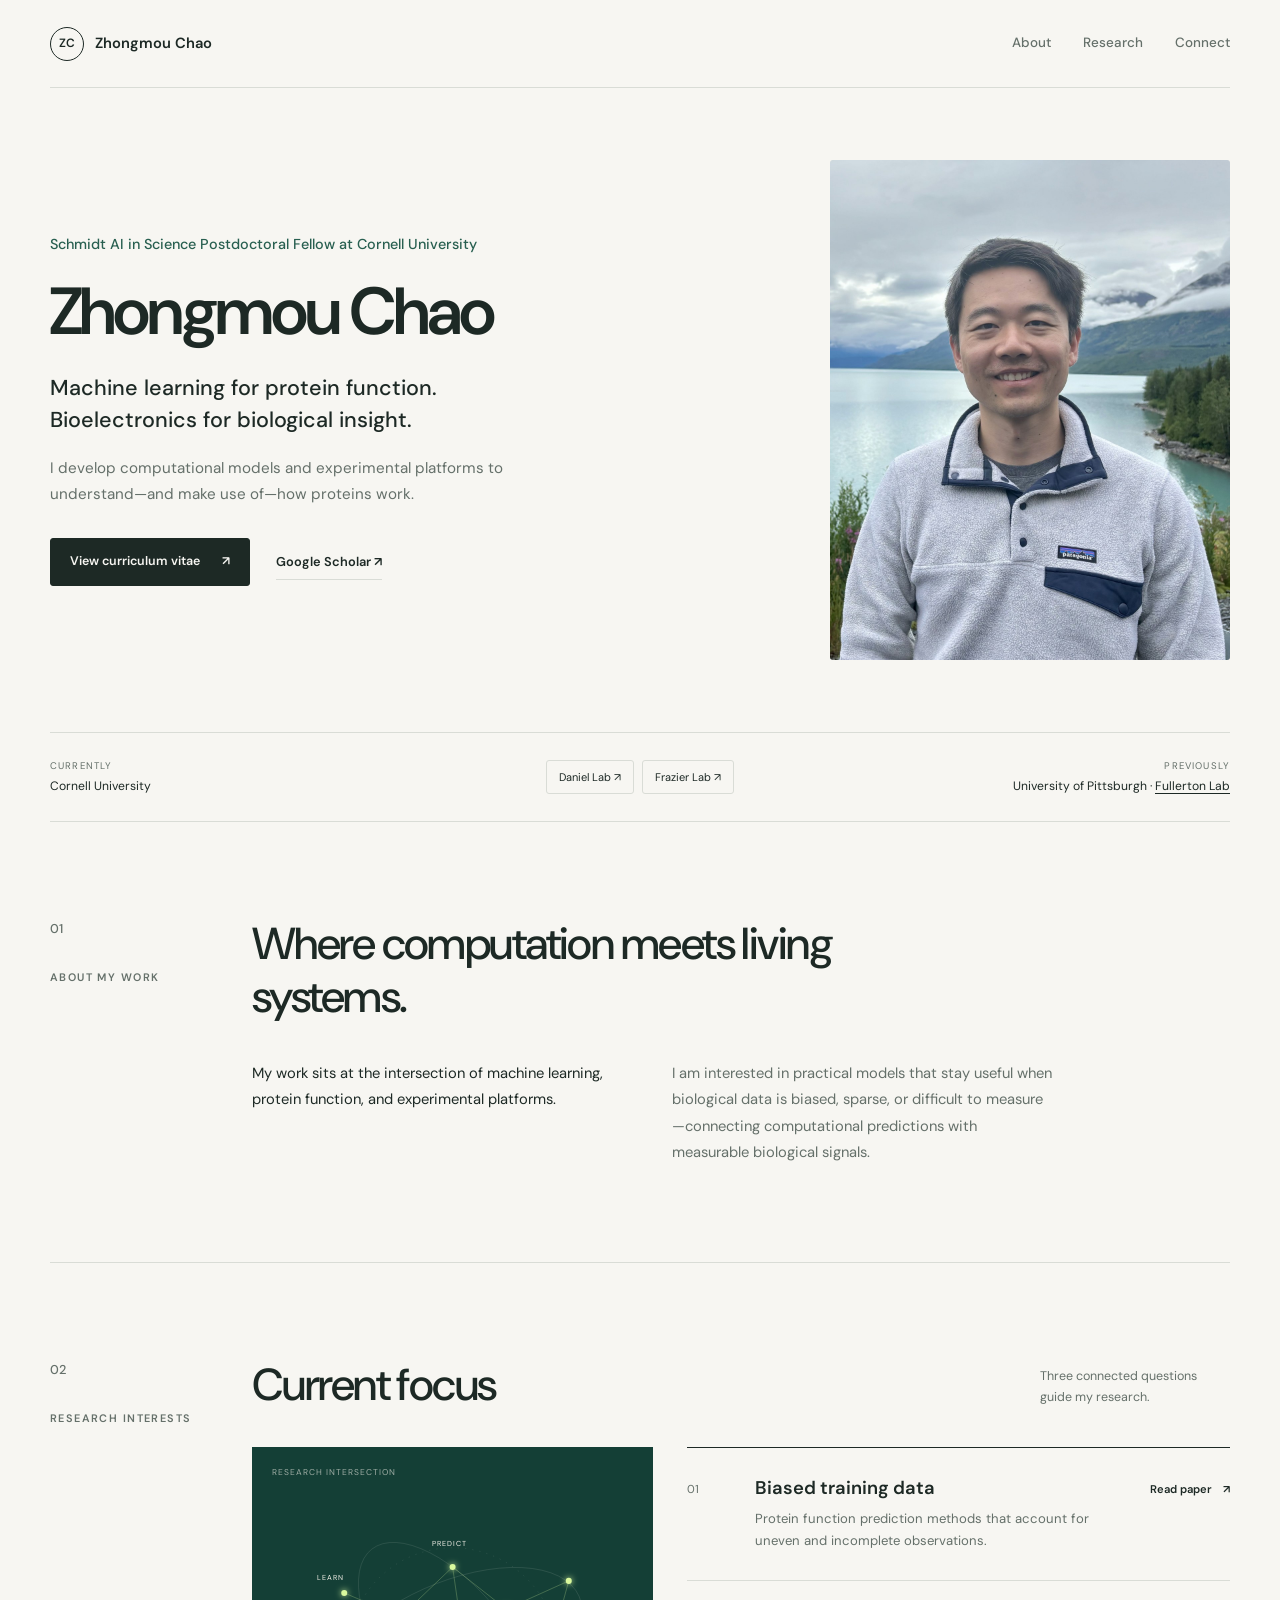
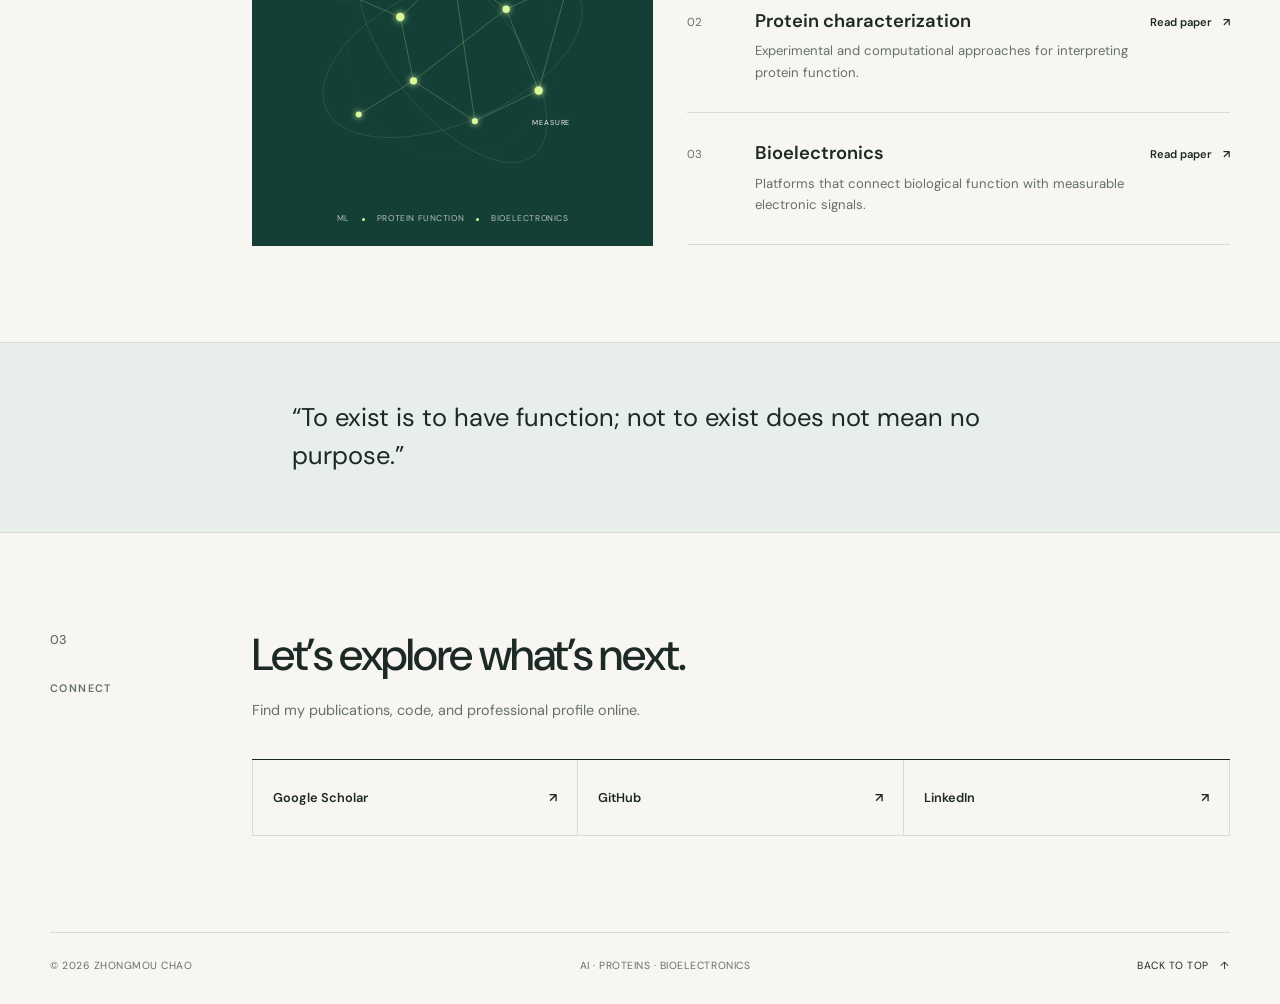
<file: index.html>
<!doctype html>
<html lang="en">
  <head>
    <meta charset="utf-8">
    <meta name="viewport" content="width=device-width, initial-scale=1">
    <meta name="description" content="Zhongmou Chao is a Schmidt AI in Science Postdoctoral Fellow at Cornell University, working across machine learning, protein function, and bioelectronics.">
    <meta name="theme-color" content="#f7f6f2">
    <title>Zhongmou Chao — Cornell University</title>
    <link rel="preconnect" href="https://fonts.googleapis.com">
    <link rel="preconnect" href="https://fonts.gstatic.com" crossorigin>
    <link href="https://fonts.googleapis.com/css2?family=DM+Sans:wght@400;500;600;700&amp;display=swap" rel="stylesheet">
    <link rel="stylesheet" href="style.css">
    <script src="script.js" type="module"></script>
  </head>
  <body>
    <a class="skip-link" href="#main">Skip to content</a>

    <header class="site-header">
      <a class="brand" href="#top" aria-label="Zhongmou Chao home">
        <span class="brand-mark" aria-hidden="true">ZC</span>
        <span>Zhongmou Chao</span>
      </a>
      <nav class="nav" aria-label="Primary navigation">
        <a href="#about">About</a>
        <a href="#research">Research</a>
        <a href="#links">Connect</a>
      </nav>
    </header>

    <main id="main">
      <section class="hero" id="top" aria-labelledby="hero-title">
        <div class="hero-copy reveal">
          <p class="eyebrow">Schmidt AI in Science Postdoctoral Fellow at Cornell University</p>
          <h1 id="hero-title">Zhongmou Chao</h1>
          <p class="intro">Machine learning for protein function.<br> Bioelectronics for biological insight.</p>
          <p class="hero-description">I develop computational models and experimental platforms to understand—and make use of—how proteins work.</p>
          <div class="hero-actions">
            <a class="button primary" href="26zc1003_CV.pdf" target="_blank" rel="noreferrer">View curriculum vitae <span aria-hidden="true">↗</span></a>
            <a class="text-link" href="https://scholar.google.com/citations?hl=en&amp;user=qKPkZWYAAAAJ" target="_blank" rel="noreferrer">Google Scholar <span aria-hidden="true">↗</span></a>
          </div>
        </div>

        <figure class="hero-portrait reveal">
          <img src="profile.jpg" alt="Portrait of Zhongmou Chao" width="1200" height="1500" fetchpriority="high">
        </figure>
      </section>

      <section class="affiliation-strip" aria-label="Current and previous affiliations">
        <p><span>Currently</span> Cornell University</p>
        <div class="lab-links">
          <a href="https://daniel.cbe.cornell.edu/" target="_blank" rel="noreferrer">Daniel Lab <span aria-hidden="true">↗</span></a>
          <a href="https://people.orie.cornell.edu/pfrazier/" target="_blank" rel="noreferrer">Frazier Lab <span aria-hidden="true">↗</span></a>
        </div>
        <p class="previous"><span>Previously</span> University of Pittsburgh · <a href="https://www.fullertonlab.pitt.edu/" target="_blank" rel="noreferrer">Fullerton Lab</a></p>
      </section>

      <!-- Temporary AIChE 2026 section. It automatically hides on November 13, 2026. -->
      <section class="conference" data-conference-end="2026-11-13T00:00:00-06:00" aria-labelledby="conference-title">
        <div class="conference-heading">
          <div>
            <p class="eyebrow">Upcoming conference</p>
            <h2 id="conference-title">AIChE 2026</h2>
          </div>
          <p>I’ll be presenting two talks and a poster at the AIChE Annual Meeting in Minneapolis. If you’re attending, come say hello.</p>
        </div>
        <div class="conference-events">
          <article class="conference-event">
            <p class="event-date"><strong>Sunday, Nov 8</strong><span>Poster</span></p>
            <div class="event-details">
              <h3>Protein Function Beyond Observed Sequences: Bias-Aware ML and Bioelectronics</h3>
              <p>Meet the Faculty and Post-Doc Candidates Poster Session</p>
            </div>
            <p class="event-logistics">1:00–3:00 PM<br>Exhibit Hall B · <strong>Board 287</strong></p>
          </article>
          <article class="conference-event">
            <p class="event-date"><strong>Tuesday, Nov 10</strong><span>Talk</span></p>
            <div class="event-details">
              <h3>PULSE: Modeling Survivorship Bias for Protein Function Prediction</h3>
              <p>Machine Learning Based Protein Engineering</p>
            </div>
            <p class="event-logistics">9:48–10:06 AM<br>Room L100D</p>
          </article>
          <article class="conference-event">
            <p class="event-date"><strong>Thursday, Nov 12</strong><span>Talk</span></p>
            <div class="event-details">
              <h3>Recreating Infection on a Bioelectronic Chip to Screen Therapeutics Targeting Viral Entry</h3>
              <p>Electrochemical and Magnetic Biosensing</p>
            </div>
            <p class="event-logistics">9:12–9:30 AM<br>Room 205D</p>
          </article>
        </div>
        <p class="conference-venue">Minneapolis Convention Center · Minneapolis, Minnesota</p>
      </section>
      <!-- End temporary AIChE 2026 section. -->

      <section class="section about" id="about" aria-labelledby="about-title">
        <div class="section-index reveal"><span>01</span><p class="eyebrow">About my work</p></div>
        <div class="about-content reveal">
          <h2 id="about-title">Where computation meets living systems.</h2>
          <div class="about-copy">
            <p>My work sits at the intersection of machine learning, protein function, and experimental platforms.</p>
            <p>I am interested in practical models that stay useful when biological data is biased, sparse, or difficult to measure—connecting computational predictions with measurable biological signals.</p>
          </div>
        </div>
      </section>

      <section class="section research" id="research" aria-labelledby="research-title">
        <div class="section-index reveal"><span>02</span><p class="eyebrow">Research interests</p></div>
        <div class="research-content">
          <div class="section-heading reveal">
            <h2 id="research-title">Current focus</h2>
            <p>Three connected questions guide my research.</p>
          </div>
          <div class="research-showcase">
            <figure class="research-visual reveal">
              <div class="visual-topline"><span>Research intersection</span></div>
              <svg class="protein-graphic" viewBox="0 0 600 520" role="img" aria-labelledby="graphic-title graphic-desc">
                <title id="graphic-title">Abstract protein network</title>
                <desc id="graphic-desc">Connected molecular forms representing computational and experimental protein research.</desc>
                <defs>
                  <linearGradient id="ribbon" x1="0" y1="0" x2="1" y2="1"><stop offset="0" stop-color="#d9f99d"/><stop offset="1" stop-color="#67e8d3"/></linearGradient>
                  <filter id="glow"><feGaussianBlur stdDeviation="5" result="blur"/><feMerge><feMergeNode in="blur"/><feMergeNode in="SourceGraphic"/></feMerge></filter>
                </defs>
                <g class="orbit" fill="none" stroke="rgba(244,241,233,.16)">
                  <ellipse cx="300" cy="260" rx="230" ry="116" transform="rotate(-24 300 260)"/>
                  <ellipse cx="300" cy="260" rx="218" ry="102" transform="rotate(52 300 260)"/>
                  <circle cx="300" cy="260" r="174" stroke-dasharray="2 10"/>
                </g>
                <g class="connections" fill="none" stroke="rgba(217,249,157,.4)" stroke-width="1">
                  <path d="M120 161L213 201L300 118L389 188L493 141"/>
                  <path d="M144 363L235 307L337 374L443 323L493 141"/>
                  <path d="M213 201L235 307L389 188L443 323"/>
                  <path d="M300 118L337 374"/>
                </g>
                <g class="nodes" fill="#d9f99d" filter="url(#glow)">
                  <circle cx="120" cy="161" r="5"/><circle cx="213" cy="201" r="7"/><circle cx="300" cy="118" r="5"/>
                  <circle cx="389" cy="188" r="6"/><circle cx="493" cy="141" r="5"/><circle cx="144" cy="363" r="5"/>
                  <circle cx="235" cy="307" r="6"/><circle cx="337" cy="374" r="5"/><circle cx="443" cy="323" r="7"/>
                </g>
                <g fill="#f4f1e9" font-family="DM Sans, sans-serif" font-size="12" letter-spacing="1.5">
                  <text x="75" y="139">LEARN</text><text x="432" y="380">MEASURE</text><text x="266" y="83">PREDICT</text>
                </g>
              </svg>
              <figcaption class="visual-footer"><span>ML</span><i aria-hidden="true"></i><span>Protein function</span><i aria-hidden="true"></i><span>Bioelectronics</span></figcaption>
            </figure>
            <div class="research-list">
            <a class="research-item reveal" href="https://arxiv.org/abs/2605.06879" target="_blank" rel="noreferrer">
              <span class="research-number">01</span>
              <div><h3>Biased training data</h3><p>Protein function prediction methods that account for uneven and incomplete observations.</p></div>
              <span class="paper-link">Read paper <span aria-hidden="true">↗</span></span>
            </a>
            <a class="research-item reveal" href="https://www.nature.com/articles/s41467-024-49415-6" target="_blank" rel="noreferrer">
              <span class="research-number">02</span>
              <div><h3>Protein characterization</h3><p>Experimental and computational approaches for interpreting protein function.</p></div>
              <span class="paper-link">Read paper <span aria-hidden="true">↗</span></span>
            </a>
            <a class="research-item reveal" href="https://advanced.onlinelibrary.wiley.com/doi/full/10.1002/adfm.202528703" target="_blank" rel="noreferrer">
              <span class="research-number">03</span>
              <div><h3>Bioelectronics</h3><p>Platforms that connect biological function with measurable electronic signals.</p></div>
              <span class="paper-link">Read paper <span aria-hidden="true">↗</span></span>
            </a>
            </div>
          </div>
        </div>
      </section>

      <section class="statement reveal" aria-label="Research statement">
        <blockquote>“To exist is to have function; not to exist does not mean no purpose.”</blockquote>
      </section>

      <section class="section connect" id="links" aria-labelledby="links-title">
        <div class="section-index reveal"><span>03</span><p class="eyebrow">Connect</p></div>
        <div class="connect-content reveal">
          <h2 id="links-title">Let’s explore what’s next.</h2>
          <p>Find my publications, code, and professional profile online.</p>
          <div class="link-list">
            <a href="https://scholar.google.com/citations?hl=en&amp;user=qKPkZWYAAAAJ" target="_blank" rel="noreferrer"><span>Google Scholar</span><span aria-hidden="true">↗</span></a>
            <a href="https://github.com/zhongmouchao" target="_blank" rel="noreferrer"><span>GitHub</span><span aria-hidden="true">↗</span></a>
            <a href="https://www.linkedin.com/in/zhongmou-chao-8887517b/" target="_blank" rel="noreferrer"><span>LinkedIn</span><span aria-hidden="true">↗</span></a>
          </div>
        </div>
      </section>
    </main>

    <footer class="site-footer">
      <span>&copy; <span id="year">2026</span> Zhongmou Chao</span>
      <span>AI · Proteins · Bioelectronics</span>
      <a href="#top">Back to top <span aria-hidden="true">↑</span></a>
    </footer>
  </body>
</html>
</file>
<file: style.css>
:root {
  color-scheme: light;
  --paper: #f7f6f2;
  --ink: #1d2925;
  --muted: #65706a;
  --line: #d9dcd6;
  --accent: #285f50;
  --accent-soft: #e8efea;
  --content: 1180px;
  --sans: "DM Sans", -apple-system, BlinkMacSystemFont, "Segoe UI", sans-serif;
}

* { box-sizing: border-box; }
html { scroll-behavior: smooth; scroll-padding-top: 40px; }
body {
  margin: 0;
  background: var(--paper);
  color: var(--ink);
  font-family: var(--sans);
  font-size: 16px;
  line-height: 1.65;
  -webkit-font-smoothing: antialiased;
}
::selection { background: #dce8df; color: var(--ink); }
a { color: inherit; text-decoration: none; }
a, button { -webkit-tap-highlight-color: transparent; }
:focus-visible { outline: 2px solid var(--accent); outline-offset: 4px; }
.skip-link {
  position: fixed;
  top: 10px;
  left: 10px;
  z-index: 100;
  padding: 10px 16px;
  background: var(--ink);
  color: var(--paper);
  transform: translateY(-150%);
}
.skip-link:focus { transform: translateY(0); }

.site-header {
  display: flex;
  width: min(var(--content), calc(100% - 64px));
  min-height: 88px;
  margin: 0 auto;
  align-items: center;
  justify-content: space-between;
  border-bottom: 1px solid var(--line);
}
.brand { display: inline-flex; align-items: center; gap: 11px; font-size: 0.92rem; font-weight: 600; }
.brand-mark {
  display: grid;
  width: 34px;
  height: 34px;
  place-items: center;
  border: 1px solid var(--ink);
  border-radius: 50%;
  font-size: 0.75rem;
  font-weight: 600;
}
.nav { display: flex; align-items: center; gap: 32px; }
.nav a { color: var(--muted); font-size: 0.84rem; font-weight: 500; }
.nav a:hover { color: var(--ink); text-decoration: underline; text-underline-offset: 6px; }

.hero {
  display: grid;
  width: min(var(--content), calc(100% - 64px));
  margin: 0 auto;
  padding: 72px 0;
  grid-template-columns: minmax(0, 1.15fr) minmax(300px, 0.7fr);
  gap: clamp(48px, 8vw, 110px);
  align-items: center;
}
.hero-copy { max-width: 660px; }
.eyebrow {
  margin: 0 0 22px;
  color: var(--muted);
  font-size: 0.68rem;
  font-weight: 600;
  letter-spacing: 0.13em;
  line-height: 1.5;
  text-transform: uppercase;
}
.hero .eyebrow {
  max-width: 560px;
  margin-bottom: 20px;
  color: var(--accent);
  font-size: 0.9rem;
  font-weight: 500;
  letter-spacing: 0;
  text-transform: none;
}
h1, h2, h3, p, blockquote { margin-top: 0; }
h1, h2, h3 { font-family: var(--sans); }
h1 {
  margin-bottom: 24px;
  font-size: clamp(3rem, 5.2vw, 4.6rem);
  font-weight: 600;
  letter-spacing: -0.045em;
  line-height: 1.08;
}
h2 {
  margin-bottom: 36px;
  font-size: clamp(2rem, 3.5vw, 3rem);
  font-weight: 500;
  letter-spacing: -0.035em;
  line-height: 1.18;
}
h3 { font-weight: 600; }
.intro { margin-bottom: 18px; font-size: clamp(1.12rem, 1.7vw, 1.35rem); font-weight: 500; line-height: 1.5; }
.hero-description { max-width: 540px; margin-bottom: 30px; color: var(--muted); font-size: 0.95rem; line-height: 1.75; }
.hero-actions { display: flex; flex-wrap: wrap; align-items: center; gap: 20px 26px; }
.button {
  display: inline-flex;
  min-height: 48px;
  align-items: center;
  justify-content: center;
  gap: 22px;
  padding: 0 19px;
  border: 1px solid var(--ink);
  border-radius: 3px;
  font-size: 0.78rem;
  font-weight: 600;
}
.button.primary { background: var(--ink); color: var(--paper); }
.button.primary:hover { background: var(--accent); border-color: var(--accent); }
.text-link { border-bottom: 1px solid var(--line); padding: 7px 0; font-size: 0.8rem; font-weight: 600; }
.text-link:hover { border-color: var(--ink); }

.hero-portrait { width: 100%; max-width: 400px; margin: 0 0 0 auto; }
.hero-portrait img {
  display: block;
  width: 100%;
  height: auto;
  aspect-ratio: 4 / 5;
  border-radius: 3px;
  object-fit: cover;
}

.affiliation-strip {
  display: grid;
  width: min(var(--content), calc(100% - 64px));
  margin: 0 auto;
  padding: 25px 0;
  border-top: 1px solid var(--line);
  border-bottom: 1px solid var(--line);
  grid-template-columns: 1fr auto 1fr;
  gap: 28px;
  align-items: center;
  font-size: 0.76rem;
}
.affiliation-strip p { margin: 0; }
.affiliation-strip p > span { display: block; margin-bottom: 2px; color: var(--muted); font-size: 0.6rem; letter-spacing: 0.12em; text-transform: uppercase; }
.lab-links { display: flex; gap: 8px; }
.lab-links a { padding: 7px 12px; border: 1px solid var(--line); border-radius: 3px; font-size: 0.69rem; }
.lab-links a:hover { background: var(--accent-soft); border-color: #bccdc2; }
.previous { text-align: right; }
.previous a { text-decoration: underline; text-underline-offset: 3px; }

.conference {
  width: min(var(--content), calc(100% - 64px));
  margin: 0 auto;
  padding: 48px 0;
  border-bottom: 1px solid var(--line);
}
.conference-heading { display: flex; align-items: end; justify-content: space-between; gap: 40px; margin-bottom: 28px; }
.conference-heading .eyebrow { margin-bottom: 8px; color: var(--accent); }
.conference-heading h2 { margin: 0; font-size: 2rem; }
.conference-heading > p { max-width: 480px; margin: 0; color: var(--muted); font-size: 0.85rem; }
.conference-events { border-top: 1px solid var(--ink); }
.conference-event { display: grid; padding: 22px 0; border-bottom: 1px solid var(--line); grid-template-columns: 150px minmax(0, 1fr) 175px; gap: 24px; align-items: start; }
.event-date { margin: 0; font-size: 0.75rem; }
.event-date strong { display: block; font-weight: 600; }
.event-date span { display: inline-block; margin-top: 5px; color: var(--accent); font-size: 0.65rem; font-weight: 600; letter-spacing: .08em; text-transform: uppercase; }
.event-details h3 { max-width: 650px; margin-bottom: 5px; font-size: 0.94rem; font-weight: 600; line-height: 1.45; }
.event-details p { margin: 0; color: var(--muted); font-size: 0.72rem; }
.event-logistics { margin: 0; font-size: 0.74rem; line-height: 1.7; text-align: right; }
.event-logistics strong { color: var(--accent); }
.conference-venue { margin: 14px 0 0; color: var(--muted); font-size: 0.67rem; }

.section {
  display: grid;
  width: min(var(--content), calc(100% - 64px));
  margin: 0 auto;
  padding: 96px 0;
  grid-template-columns: 160px minmax(0, 1fr);
  gap: 42px;
}
.section-index span { display: block; margin-bottom: 30px; color: var(--muted); font-size: 0.8rem; font-weight: 500; }
.section-index .eyebrow { margin: 0; }
.about { border-bottom: 1px solid var(--line); }
.about-content h2 { max-width: 720px; }
.about-copy { display: grid; max-width: 800px; grid-template-columns: 1fr 1fr; gap: 40px; }
.about-copy p { margin: 0; color: var(--muted); font-size: 0.92rem; line-height: 1.8; }
.about-copy p:first-child { color: var(--ink); }

.section-heading { display: flex; align-items: end; justify-content: space-between; gap: 24px; }
.section-heading h2 { margin-bottom: 36px; }
.section-heading > p { max-width: 190px; margin-bottom: 40px; color: var(--muted); font-size: 0.78rem; }
.research-showcase { display: grid; grid-template-columns: minmax(280px, .85fr) minmax(0, 1.15fr); gap: 34px; align-items: start; }
.research-visual { position: sticky; top: 24px; overflow: hidden; margin: 0; padding: 20px; background: #143f36; color: #f4f1e9; }
.visual-topline, .visual-footer { position: relative; z-index: 2; display: flex; justify-content: space-between; gap: 12px; font-size: 0.53rem; letter-spacing: 0.12em; line-height: 1.5; text-transform: uppercase; }
.visual-topline { color: rgba(244,241,233,.62); }
.protein-graphic { display: block; width: 100%; height: auto; margin: 16px 0 4px; }
.visual-footer { align-items: center; justify-content: center; color: rgba(244,241,233,.72); letter-spacing: 0.07em; }
.visual-footer i { width: 3px; height: 3px; border-radius: 50%; background: #d9f99d; }
.nodes circle { transform-box: fill-box; transform-origin: center; animation: pulse 4s ease-in-out infinite; }
.nodes circle:nth-child(2n) { animation-delay: -2s; }
.ribbon { stroke-dasharray: 900; stroke-dashoffset: 900; animation: draw 1.8s 200ms ease forwards; }
@keyframes draw { to { stroke-dashoffset: 0; } }
@keyframes pulse { 0%, 100% { opacity: .65; transform: scale(.9); } 50% { opacity: 1; transform: scale(1.18); } }
.research-list { border-top: 1px solid var(--ink); }
.research-item {
  display: grid;
  padding: 28px 0;
  border-bottom: 1px solid var(--line);
  grid-template-columns: 48px minmax(0, 1fr) auto;
  gap: 20px;
  align-items: start;
}
.research-item:hover { background: var(--accent-soft); }
.research-number { padding-top: 4px; color: var(--muted); font-size: 0.72rem; }
.research-item h3 { margin-bottom: 7px; font-size: 1.15rem; line-height: 1.35; }
.research-item p { max-width: 550px; margin: 0; color: var(--muted); font-size: 0.82rem; }
.paper-link { padding-top: 4px; font-size: 0.7rem; font-weight: 600; white-space: nowrap; }
.paper-link span { margin-left: 8px; }

.statement { padding: 56px max(32px, calc((100vw - var(--content)) / 2 + 202px)); background: var(--accent-soft); border-top: 1px solid var(--line); border-bottom: 1px solid var(--line); }
.statement blockquote { max-width: 800px; margin-bottom: 0; font-size: clamp(1.25rem, 2vw, 1.65rem); font-weight: 400; line-height: 1.5; }

.connect { padding-top: 96px; padding-bottom: 96px; }
.connect-content h2 { margin-bottom: 18px; }
.connect-content > p { margin-bottom: 36px; color: var(--muted); font-size: 0.9rem; }
.link-list { display: grid; border-top: 1px solid var(--ink); grid-template-columns: repeat(3, 1fr); }
.link-list a { display: flex; min-height: 76px; align-items: center; justify-content: space-between; padding: 0 20px; border-right: 1px solid var(--line); border-bottom: 1px solid var(--line); font-size: 0.8rem; font-weight: 600; }
.link-list a:first-child { border-left: 1px solid var(--line); }
.link-list a:hover { background: var(--accent-soft); }

.site-footer { display: flex; width: min(var(--content), calc(100% - 64px)); margin: 0 auto; padding: 24px 0 30px; border-top: 1px solid var(--line); align-items: center; justify-content: space-between; color: var(--muted); font-size: 0.65rem; letter-spacing: 0.05em; text-transform: uppercase; }
.site-footer a { color: var(--ink); }
.site-footer a span { margin-left: 8px; }

.reveal { opacity: 0; transform: translateY(12px); transition: opacity 450ms ease, transform 450ms ease; }
.reveal.is-visible { opacity: 1; transform: translateY(0); }
.hero-portrait.reveal { transition-delay: 80ms; }

@media (max-width: 1000px) {
  .hero { grid-template-columns: minmax(0, 1fr) minmax(280px, .7fr); gap: 44px; }
  .section { grid-template-columns: 120px minmax(0, 1fr); gap: 30px; }
  .affiliation-strip { grid-template-columns: 1fr auto; }
  .affiliation-strip .previous { display: none; }
}

@media (max-width: 760px) {
  .site-header, .hero, .affiliation-strip, .conference, .section, .site-footer { width: calc(100% - 40px); }
  .conference-heading { align-items: start; flex-direction: column; gap: 16px; }
  .conference-event { grid-template-columns: 130px minmax(0, 1fr); gap: 16px 24px; }
  .event-logistics { grid-column: 2; text-align: left; }
  .hero { padding: 56px 0; grid-template-columns: 1fr; gap: 44px; }
  .hero-copy { max-width: 620px; }
  .hero-portrait { max-width: 380px; margin: 0; }
  .section { padding: 72px 0; grid-template-columns: 1fr; gap: 32px; }
  .section-index { display: flex; align-items: center; gap: 16px; }
  .section-index span { margin: 0; }
  .about-copy { gap: 28px; }
  .research-showcase { grid-template-columns: 1fr; }
  .research-visual { position: relative; top: auto; max-width: 480px; }
  .statement { padding: 44px 32px; }
}

@media (max-width: 520px) {
  .site-header { width: calc(100% - 32px); min-height: 76px; }
  .brand > span:last-child { display: none; }
  .nav { gap: 22px; }
  .nav a { font-size: 0.76rem; }
  .hero, .affiliation-strip, .conference, .section, .site-footer { width: calc(100% - 32px); }
  .conference { padding: 40px 0; }
  .conference-event { grid-template-columns: 1fr; gap: 10px; }
  .event-date { display: flex; align-items: center; justify-content: space-between; gap: 16px; }
  .event-date span { margin-top: 0; }
  .event-logistics { grid-column: 1; }
  .hero { padding: 44px 0; gap: 36px; }
  .hero .eyebrow { font-size: 0.82rem; }
  h1 { font-size: 2.8rem; }
  h2 { font-size: 2rem; }
  .intro { font-size: 1.05rem; }
  .intro br { display: none; }
  .intro br::after { content: " "; }
  .hero-description { font-size: 0.9rem; }
  .hero-portrait { max-width: 100%; }
  .affiliation-strip { grid-template-columns: 1fr; gap: 18px; }
  .lab-links { flex-wrap: wrap; }
  .section { padding: 60px 0; gap: 28px; }
  .about-copy { grid-template-columns: 1fr; gap: 16px; }
  .section-heading { display: block; }
  .section-heading h2 { margin-bottom: 14px; }
  .section-heading > p { margin-bottom: 28px; }
  .research-item { padding: 24px 0; grid-template-columns: 30px minmax(0, 1fr); gap: 12px; }
  .research-item h3 { font-size: 1.05rem; }
  .paper-link { grid-column: 2; padding-top: 0; }
  .statement { padding: 36px 24px; }
  .link-list { grid-template-columns: 1fr; }
  .link-list a, .link-list a:first-child { min-height: 62px; border-left: 1px solid var(--line); }
  .site-footer { flex-wrap: wrap; gap: 12px 24px; }
  .site-footer > span:nth-child(2) { display: none; }
}

@media (prefers-reduced-motion: reduce) {
  html { scroll-behavior: auto; }
  *, *::before, *::after { animation-duration: .01ms !important; animation-iteration-count: 1 !important; transition-duration: .01ms !important; }
  .reveal { opacity: 1; transform: none; }
  .ribbon { stroke-dashoffset: 0; }
}
</file>
